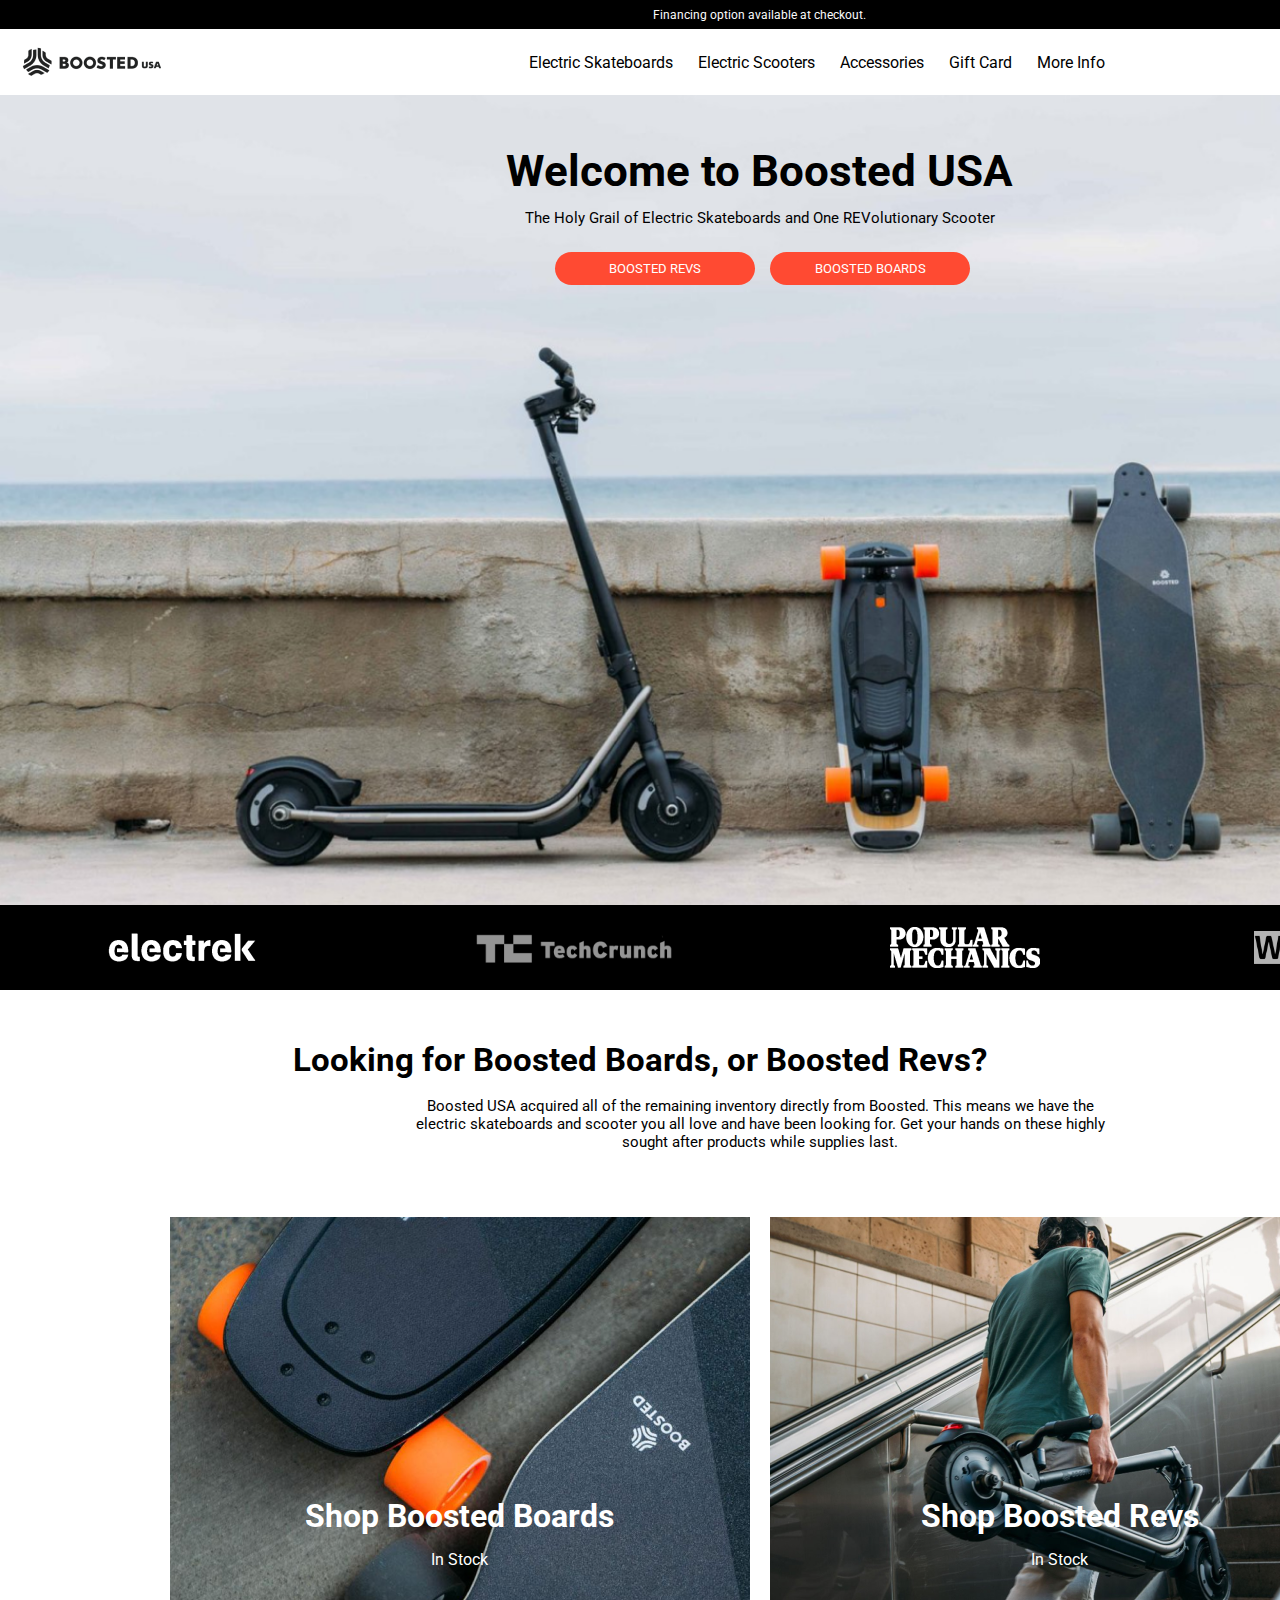
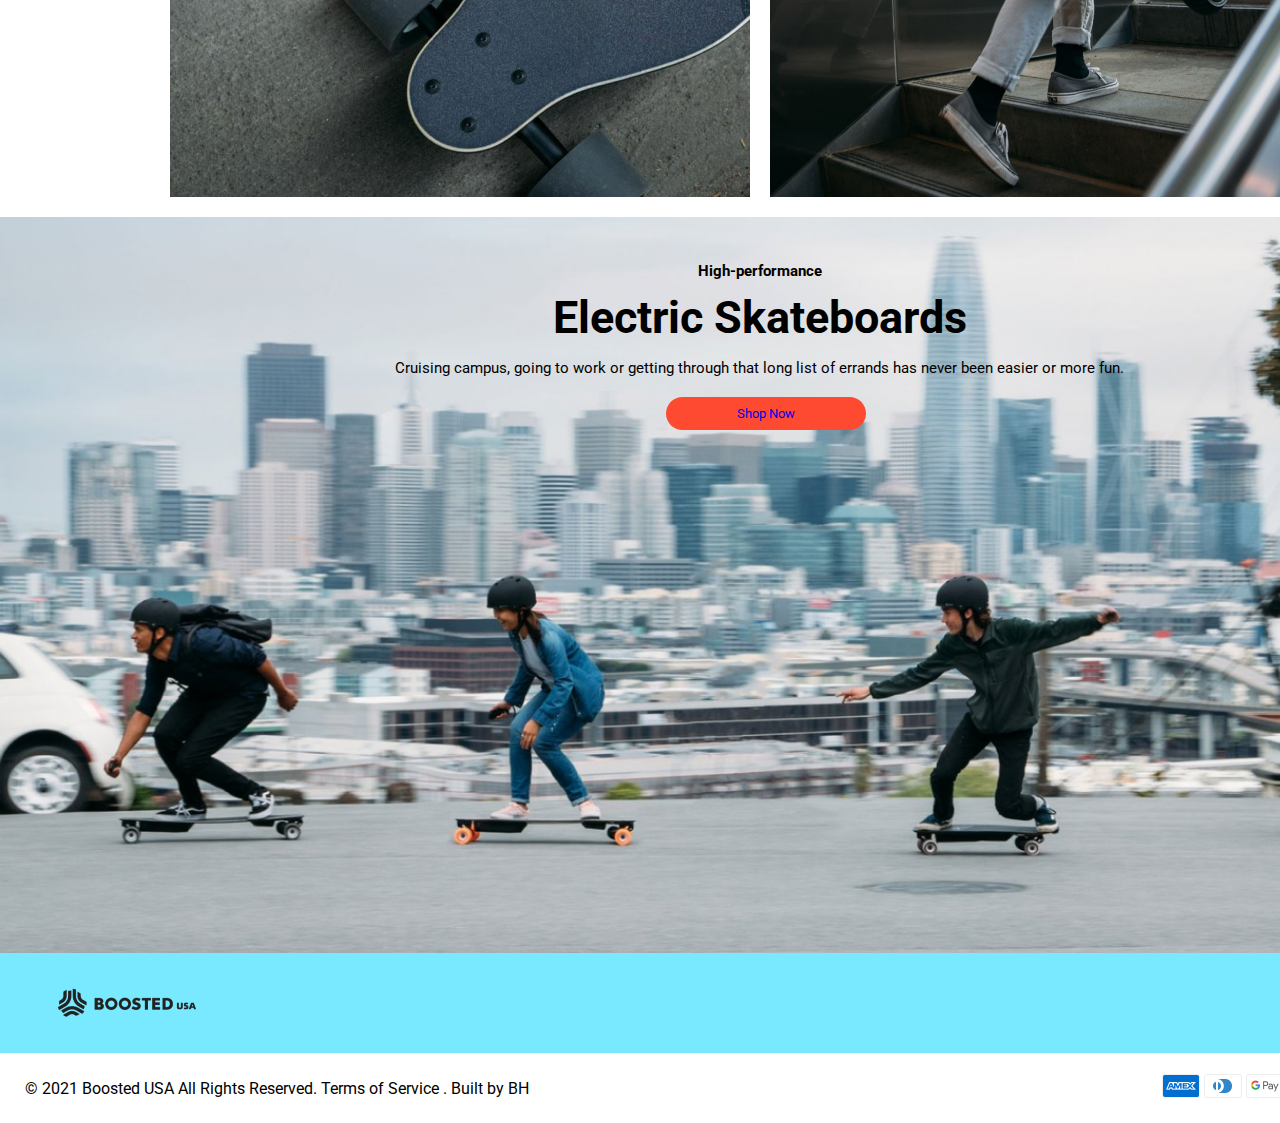
<file: index.html>
<!DOCTYPE html>
<html lang="en">
<head>
    <meta charset="UTF-8">
    <meta name="viewport" content="width=
    , initial-scale=1.0">
    <title>Exam 6</title>
    <link rel="stylesheet" href="style.css">
</head>
<body>
    <div class="container">
        <div class="nachalo">
            <p>Financing option available at checkout.</p>
        </div>
        <nav class="nav">
            <img src="Rectangle (2).png" alt="">
            <ul>
                <li>Electric Skateboards</li>
                <li>Electric Scooters</li>
                <li>Accessories</li>
                <li>Gift Card</li>
                <li>More Info</li>
            </ul>
            <div class="kartinki">
                <img src="avatar.png" alt="">
                <img src="Frame (5).png" alt="">
            </div>
        </nav>
        <header class="header1">
            <div class="header-content">
                <h1>Welcome to Boosted USA</h1>
                <p>The Holy Grail of Electric Skateboards and One REVolutionary Scooter</p>
                <div class="button">
                    <button>BOOSTED REVS</button>
                    <button>BOOSTED BOARDS</button>
                </div>
            </div>
            <div class="kartinki1">
                <img src="electrek.png" alt="">
                <img src="techcrunch.png" alt="">
                <img src="popular mechanics.png" alt="">
                <img src="wired.png" alt="">
            </div>
            <div class="header_content">
                <div class="header_content-text">
                    <h2>Looking for Boosted Boards, or Boosted Revs?</h2>
                    <p>Boosted USA acquired all of the remaining inventory directly from Boosted.  This means we have the electric skateboards and scooter you all love and have been looking for.  Get your hands on these highly sought after products while supplies last.</p>
                </div>
                <div class="cards">
                    <div class="card1">
                        <h1>Shop Boosted Boards</h1>
                        <p>In Stock</p>
                    </div>
                    <div class="card2">
                        <h1>Shop Boosted Revs</h1>
                        <p>In Stock</p>
                    </div>
                </div>
            </div>
            <div class="header-content-img">
                <h6>High-performance</h6>
                <h1>Electric Skateboards</h1>
                <p>Cruising campus, going to work or getting through that long list of errands has never been easier or more fun.</p>
                <button><a href="index2.html">Shop Now</a></button>
            </div>
        </header>
        <footer class="footer">
            <img src="Rectangle (2).png" alt="">
            <div class="kartinki">
                <img src="avatar.png" alt="">
                <img src="Frame (5).png" alt="">
            </div>
        </footer>
        <footer class="footer-end">
            <p>© 2021 Boosted USA All Rights Reserved. Terms of Service . Built by BH</p>
            <div class="immgs">
                <img src="karta 1.png" alt="">
                <img src="karta 2.png" alt="">
                <img src="karta 3.png" alt="">
                <img src="karta 4.png" alt="">
                <img src="karta 5.png" alt="">
                <img src="karta 6.png" alt="">
                <img src="karta 7.png" alt="">
                <img src="karta 8.png" alt="">
            </div>
        </footer>   
    </div>
</body>
</html>
</file>
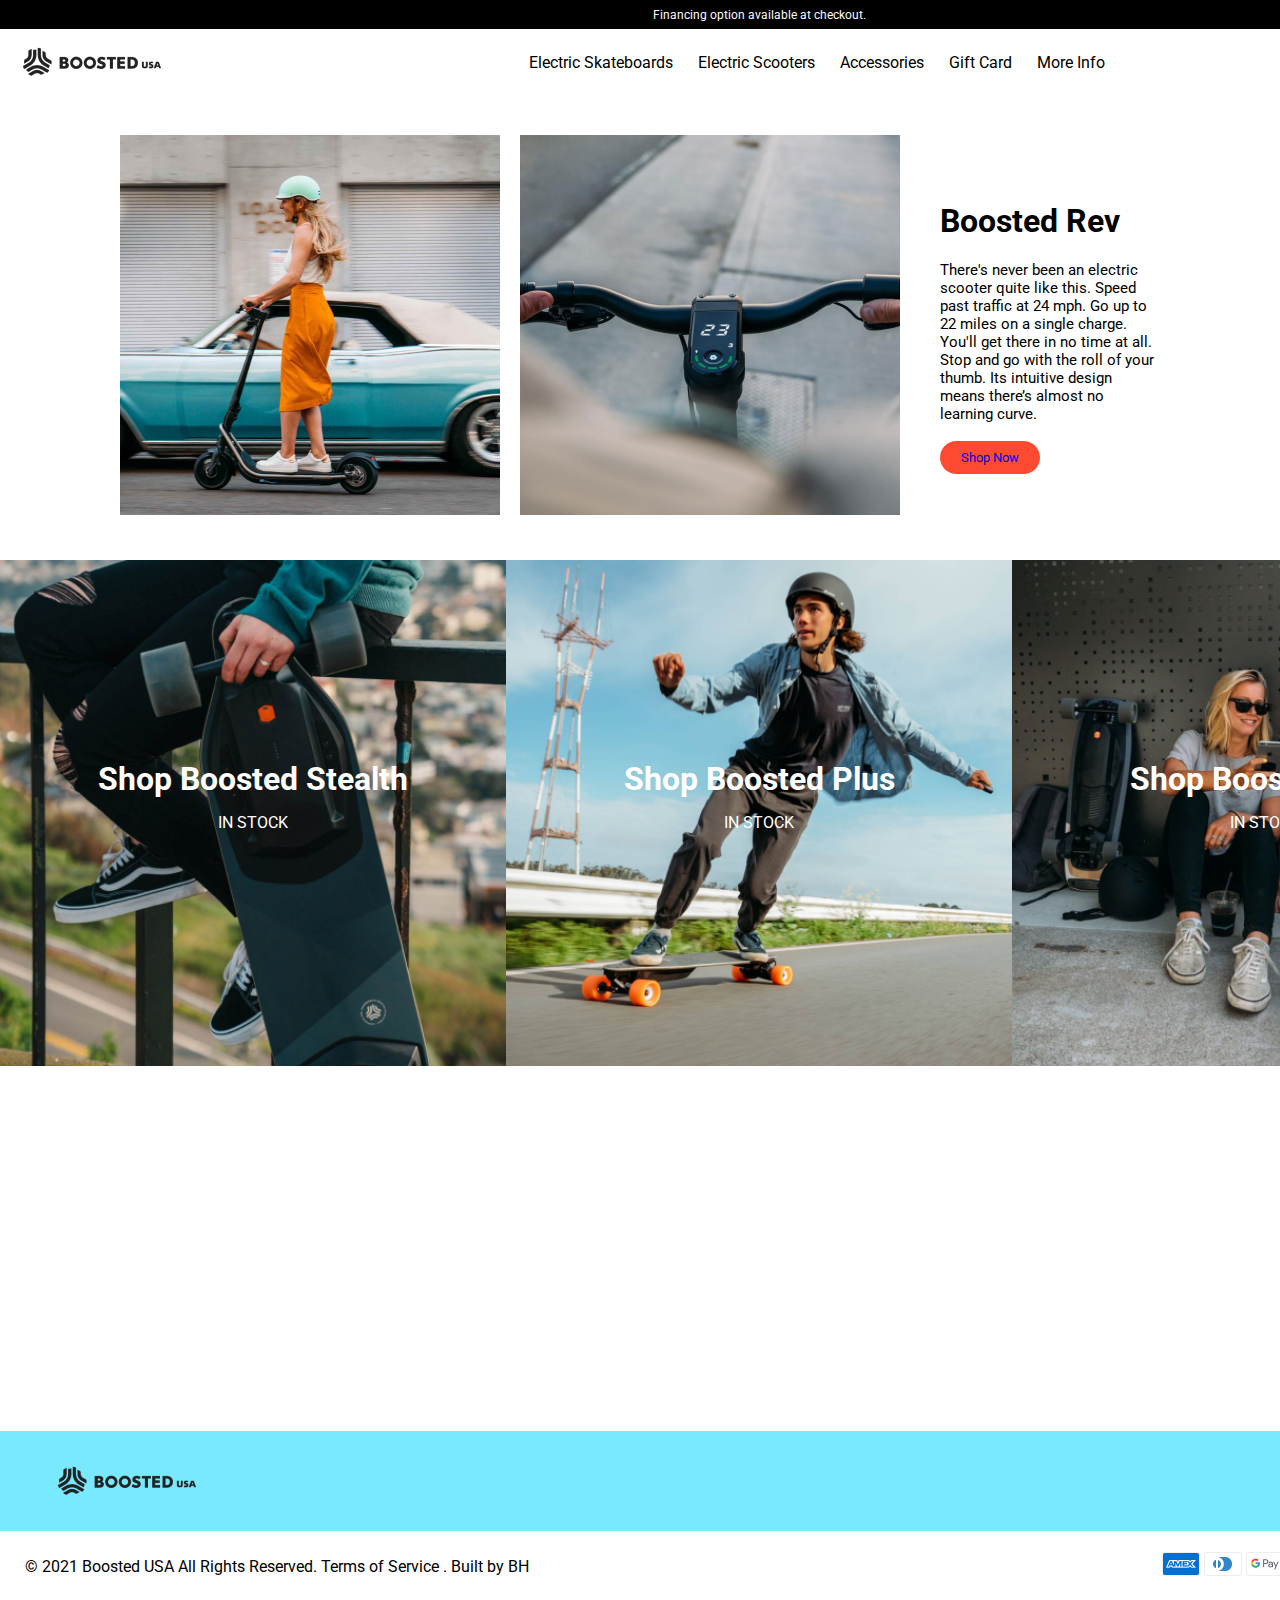
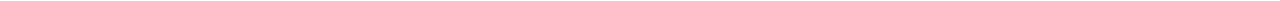
<file: index2.html>
<!DOCTYPE html>
<html lang="en">
<head>
    <meta charset="UTF-8">
    <meta name="viewport" content="width=device-width, initial-scale=1.0">
    <title>Exam 6</title>
    <link rel="stylesheet" href="style.css">
</head>
<body>
    <div class="container">
        <div class="nachalo">
            <p>Financing option available at checkout.</p>
        </div>
        <nav class="nav">
            <img src="Rectangle (2).png" alt="">
            <ul>
                <li>Electric Skateboards</li>
                <li>Electric Scooters</li>
                <li>Accessories</li>
                <li>Gift Card</li>
                <li>More Info</li>
            </ul>
            <div class="kartinki">
                <img src="avatar.png" alt="">
                <img src="Frame (5).png" alt="">
            </div>
        </nav>
        <header class="header">
            <div class="header-first">
                <div class="imgs-first">
                    <img src="devochka na samokate.png" alt="">
                    <img src="ELEKTRO VELOSIPED.png" alt="">
                </div>
                <div class="text">
                    <h1>Boosted Rev</h1>
                    <p>There's never been an electric scooter quite like this. Speed past traffic at 24 mph. Go up to 22 miles on a single charge. You'll get there in no time at all. Stop and go with the roll of your thumb. Its intuitive design means there’s almost no learning curve.</p>
                    <button><a href="index3.html">Shop Now</a></button>
                </div>
            </div>
            <div class="header-second">
                <div class="kartochka1">
                    <h1>Shop Boosted Stealth</h1>
                    <p>IN STOCK</p>
                </div>
                <div class="kartochka2">
                    <h1>Shop Boosted Plus</h1>
                    <p>IN STOCK</p>
                </div>
                <div class="kartochka3">
                    <h1>Shop Boosted Mini</h1>
                    <p>IN STOCK</p>
                </div>
            </div>
            <div class="videos">
                <iframe width="560" height="315" src="https://www.youtube.com/embed/78bXV1ZqQWI?si=I1rEUmhBGnLQDZcb" title="YouTube video player" frameborder="0" allow="accelerometer; autoplay; clipboard-write; encrypted-media; gyroscope; picture-in-picture; web-share" referrerpolicy="strict-origin-when-cross-origin" allowfullscreen></iframe>
                <iframe width="560" height="315" src="https://www.youtube.com/embed/oAQxk9dOJ8k?si=e6ayq7iQYhN5cdPu" title="YouTube video player" frameborder="0" allow="accelerometer; autoplay; clipboard-write; encrypted-media; gyroscope; picture-in-picture; web-share" referrerpolicy="strict-origin-when-cross-origin" allowfullscreen></iframe>
            </div>
        </header>
        <footer class="footer1">
            <img src="Rectangle (2).png" alt="">
            <div class="kartinki">
                <img src="avatar.png" alt="">
                <img src="Frame (5).png" alt="">
            </div>
        </footer>
        <footer class="footer-end">
            <p>© 2021 Boosted USA All Rights Reserved. Terms of Service . Built by BH</p>
            <div class="immgs">
                <img src="karta 1.png" alt="">
                <img src="karta 2.png" alt="">
                <img src="karta 3.png" alt="">
                <img src="karta 4.png" alt="">
                <img src="karta 5.png" alt="">
                <img src="karta 6.png" alt="">
                <img src="karta 7.png" alt="">
                <img src="karta 8.png" alt="">
            </div>
        </footer>
    </div>
</body>
</html>
</file>
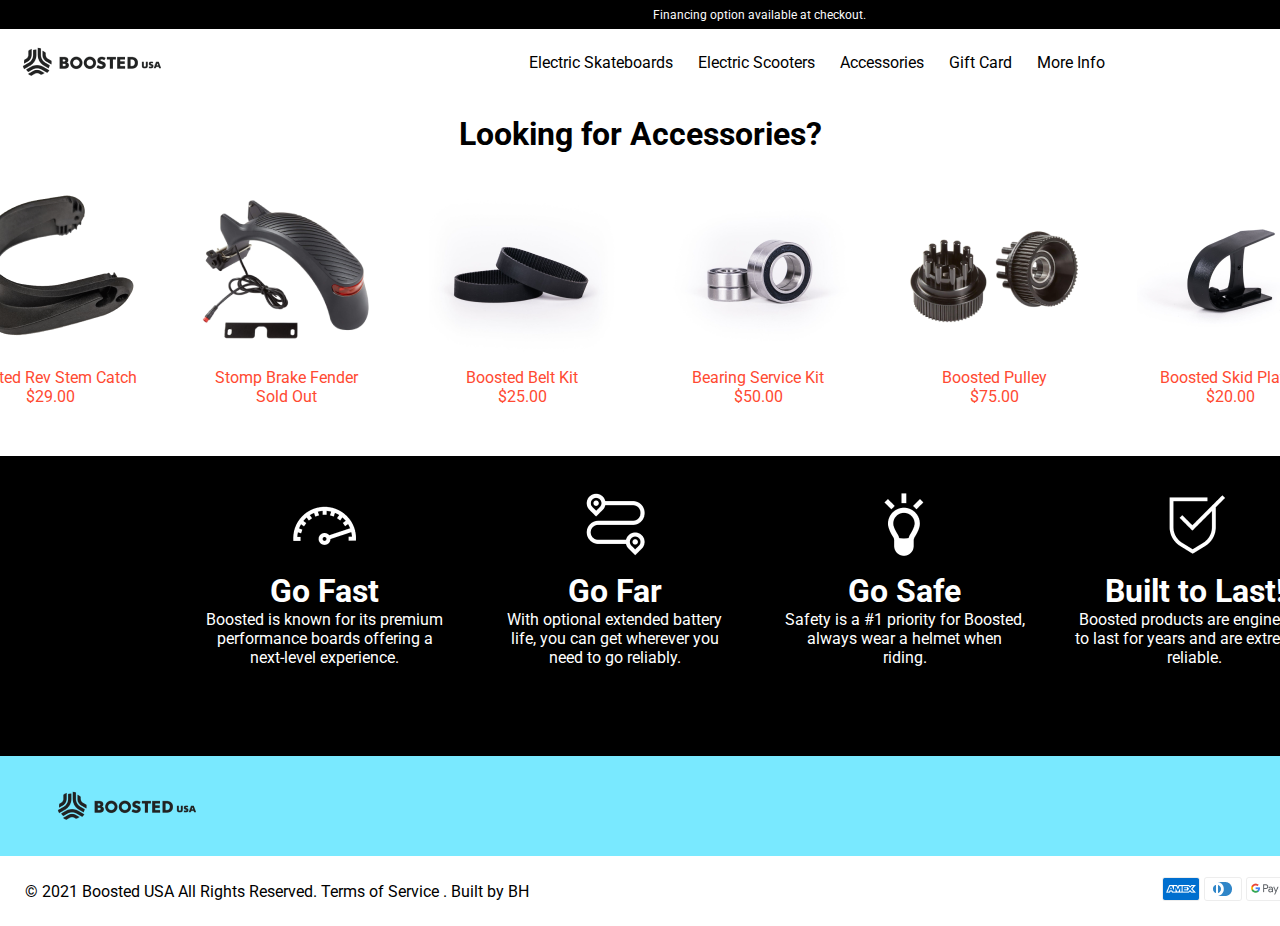
<file: index3.html>
<!DOCTYPE html>
<html lang="en">
<head>
    <meta charset="UTF-8">
    <meta name="viewport" content="width=device-width, initial-scale=1.0">
    <title>Exam 6</title>
    <link rel="stylesheet" href="style.css">
</head>
<body>
    <div class="container">
        <div class="nachalo">
            <p>Financing option available at checkout.</p>
        </div>
        <nav class="nav">
            <img src="Rectangle (2).png" alt="">
            <ul>
                <li>Electric Skateboards</li>
                <li>Electric Scooters</li>
                <li>Accessories</li>
                <li>Gift Card</li>
                <li>More Info</li>
            </ul>
            <div class="kartinki">
                <img src="avatar.png" alt="">
                <img src="Frame (5).png" alt="">
            </div>
        </nav>
        <header class="header2">
            <div class="header-1">
                <h1>Looking for Accessories?</h1>
                <div class="carts">
                    <div class="cart">
                        <img src="photo 1.png" alt="">
                        <p>Boosted Rev Stem Catch</p>
                        <p>$29.00</p>
                    </div>
                    <div class="cart">
                        <img src="photo 2.png" alt="">
                        <p>Stomp Brake Fender</p>
                        <p>Sold Out</p>
                    </div>
                    <div class="cart">
                        <img src="photo 3.png" alt="">
                        <p>Boosted Belt Kit</p>
                        <p>$25.00</p>
                    </div>
                    <div class="cart">
                        <img src="photo 4.png" alt="">
                        <p>Bearing Service Kit</p>
                        <p>$50.00</p>
                    </div>
                    <div class="cart">
                        <img src="photo 5.png" alt="">
                        <p>Boosted Pulley</p>
                        <p>$75.00</p>
                    </div>
                    <div class="cart">
                        <img src="photo 6.png" alt="">
                        <p>Boosted Skid Plates</p>
                        <p>$20.00</p>
                    </div>
                </div>
            </div>
            <div class="header-2">
                <div class="cardochka">
                    <img src="Rectangle 11.png" alt="">
                    <h1>Go Fast</h1>
                    <p>Boosted is known for its premium performance boards offering a next-level experience.</p>
                </div>
                <div class="cardochka">
                    <img src="Rectangle 22.png" alt="">
                    <h1>Go Far</h1>
                    <p>With optional extended battery life, you can get wherever you need to go reliably.</p>
                </div>
                <div class="cardochka">
                    <img src="Rectangle 33.png" alt="">
                    <h1>Go Safe</h1>
                    <p>Safety is a #1 priority for Boosted, always wear a helmet when riding.</p>
                </div>
                <div class="cardochka">
                    <img src="Rectangle 44.png" alt="">
                    <h1>Built to Last!</h1>
                    <p>Boosted products are engineered to last for years and are extremely reliable.</p>
                </div>
            </div>
        </header>
        <footer class="footer">
            <img src="Rectangle (2).png" alt="">
            <div class="kartinki">
                <img src="avatar.png" alt="">
                <img src="Frame (5).png" alt="">
            </div>
        </footer>
        <footer class="footer-end">
            <p>© 2021 Boosted USA All Rights Reserved. Terms of Service . Built by BH</p>
            <div class="immgs">
                <img src="karta 1.png" alt="">
                <img src="karta 2.png" alt="">
                <img src="karta 3.png" alt="">
                <img src="karta 4.png" alt="">
                <img src="karta 5.png" alt="">
                <img src="karta 6.png" alt="">
                <img src="karta 7.png" alt="">
                <img src="karta 8.png" alt="">
            </div>
        </footer>
    </div>
</body>
</html>
</file>
<file: style.css>
@import url('https://fonts.googleapis.com/css2?family=Roboto:ital,wght@0,100;0,300;0,400;0,500;0,700;0,900;1,100;1,300;1,400;1,500;1,700;1,900&display=swap');
*{
    margin: 0;
    padding: 0;
    box-sizing: border-box;
    list-style: none;
    text-decoration: none;
    font-family: Roboto;
}
.nachalo{
    background-color: black;
    width: 1519px;
    height: 29px;
    display: flex;
    align-items: center;
    justify-content: center;    
}
.nachalo p{
    font-size: 12px;
    color: #FBFBFB;
}
.nav{
    width: 1519px;
    height: 66px;
    display: flex;
    align-items: center;
    justify-content: space-between;
    padding: 15px;
}
.nav ul{
    display: flex;
    gap: 25px;
}
.kartinki{
    display: flex;
    gap:10px;
}
.header-content{
    width: 1519px;
    height: 810px;
    text-align: center;
    display: flex;
    gap: 25px;
    display: block;
    background-image: url("Rectangle\ \(3\).png");
    background-repeat: no-repeat;
    background-position: absolute;
    background-size: cover;
}
.header-content h1{
    font-size: 44px;
}
.header-content p{
    font-size: 15px;
}
.button button{
    width: 200px;
    height: 33px;
    background-color: #FF4A32;
    border-radius: 35px;
    border: none;
    color: white;
    margin-top: 25px;
    display: flex;
    align-items: center;
    justify-content: center;
}
.button{
    display: flex;
    gap: 15px;
    margin-left: 555px;
}
.header-content p{
    margin-top: 12px;
}
.header-content h1{
    padding-top: 50px;
}
.kartinki1{
    width: 1519px;
    height: 85px;
    display: flex;
    justify-content: space-around;
    align-items: center;
    background-color: black;
}
.header_content-text h2{
    font-size: 33px;
}
.header_content-text p{
    width: 700px;
    height: 50px;
    text-align: center;
    margin-left: 410px;
    font-size: 15px;
    margin-top: 18px;
}
.header_content{
    margin-top: 50px;
}
.header_content-text{
    text-align: center;
}
.cards{
    margin-top: 70px;
    width: 1519px;
    height: 580px;
    display: flex;
    gap: 20px;
    align-items: center;
    justify-content: center;
}
.card1{
    width: 580px;
    height: 580px;
    text-align: center;
    color: white;
    background-image: url("skate.png");
}
.card2{
    width: 580px;
    height: 580px; 
    text-align: center;
    color: white;
    background-image: url("SAMOKAT.png");
}
.card1 h1{
    margin-top: 280px;
}
.card1 p{
    margin-top: 15px;
}
.card2 h1{
    margin-top: 280px;
}
.card2 p{
    margin-top: 15px;
}
.header-content-img{
    width: 1519px;
    height: 736px;
    margin-top: 20px;
    background-image: url("posledniy.png");
    background-repeat: no-repeat;
    background-position: absolute;
    background-size: cover;
    text-align: center;
}
.header-content-img h6{
    font-size: 15px;
    padding-top: 45px;
}
.header-content-img h1{
    font-size: 45px;
    margin-top: 11px;
}
.header-content-img p{
    font-size: 15px;
    margin-top: 15px;
}
.header-content-img button{
    width: 200px;
    height: 33px;
    background-color: #FF4A32;
    border-radius: 35px;
    border: none;
    color: white;
    margin-top: 20px;
    display: flex;
    align-items: center;
    justify-content: center;
    margin-left: 666px;
}
.header{
    margin-top: 40px;
}
.footer1{
    margin-top: 20px;
    display: flex;
    align-items: center;
    justify-content: space-between;
    padding: 50px;
    width: 1519px;
    height: 80px;
    background-color: rgb(121, 233, 255);
}
.footer{
    display: flex;
    align-items: center;
    justify-content: space-between;
    padding: 50px;
    width: 1519px;
    height: 80px;
    background-color: rgb(121, 233, 255);
}
.imgs-first{
    display: flex;
    gap: 20px;
}
.header-first{
    display: flex;
    justify-content: center;
    margin-top: 50px;
    gap: 40px;
    margin: 0 120px;
}
.text{
    max-width: 340px;
    max-height: 245px;
    margin-top: 67px;
}
.text h1{
    font-size: 32px;
}
.text p{
    font-size: 15px;
    margin-top: 21px;
}
.text button{
    width: 100px;
    height: 33px;
    background-color: #FF4A32;
    border-radius: 35px;
    border: none;
    color: white;
    margin-top: 18px;
    display: flex;
    align-items: center;
    justify-content: center;
}
.header-second{
    width: 1519px;
    height: 506px;
    display: flex;
    margin-top: 45px;
}
.kartochka1{
    width: 506px;
    height: 506px;
    background-image: url(Rectangle\ 1.png);
    background-repeat: no-repeat;
    background-position: absolute;
    background-size: cover;
    text-align: center;
    color: white;
}
.kartochka1 h1{
    margin-top: 200px;
}
.kartochka1 p{
    margin-top: 15px;
}
.kartochka2{
    width: 506px;
    height: 506px;
    background-image: url(Rectangle\ 2.png);
    background-repeat: no-repeat;
    background-position: absolute;
    background-size: cover;
    text-align: center;
    color: white;
}
.kartochka2 h1{
    margin-top: 200px;
}
.kartochka2 p{
    margin-top: 15px;
}
.kartochka3{
    width: 506px;
    height: 506px;
    background-image: url(Rectangle\ 3.png);
    background-repeat: no-repeat;
    background-position: absolute;
    background-size: cover;
    text-align: center;
    color: white;
}
.kartochka3 h1{
    margin-top: 200px;
}
.kartochka3 p{
    margin-top: 15px;
}
.videos{
    width: 1519px;
    height: 315px;
    margin-top: 30px;
    display: flex;
    align-items: center;
    justify-content: center;
    gap: 20px;
}
.header2{
    margin-top: 20px;
}
.header-1{
    text-align: center;
}
.carts{
    display: flex;
    align-items: center;
    justify-content: center;
    gap: 50px;
    margin-top: 25px;
}
.cart p{
    color:#FF4A32;
}
.header-2{
    width: 1519px;
    height: 300px;
    margin-top: 50px;
    background-color: black;
    display: flex;
    align-items: center;
    justify-content: center;
    gap: 50px;
}
.cardochka{
    width: 240px;
    height: 250px;
    color: white;
    text-align: center;
}
.footer-end{
    width: 1519px;
    height: 70px;
    display: flex;
    align-items: center;
    justify-content: space-between;
    padding: 25px;
}
.immgs{
    gap: 3px;
}
</file>
